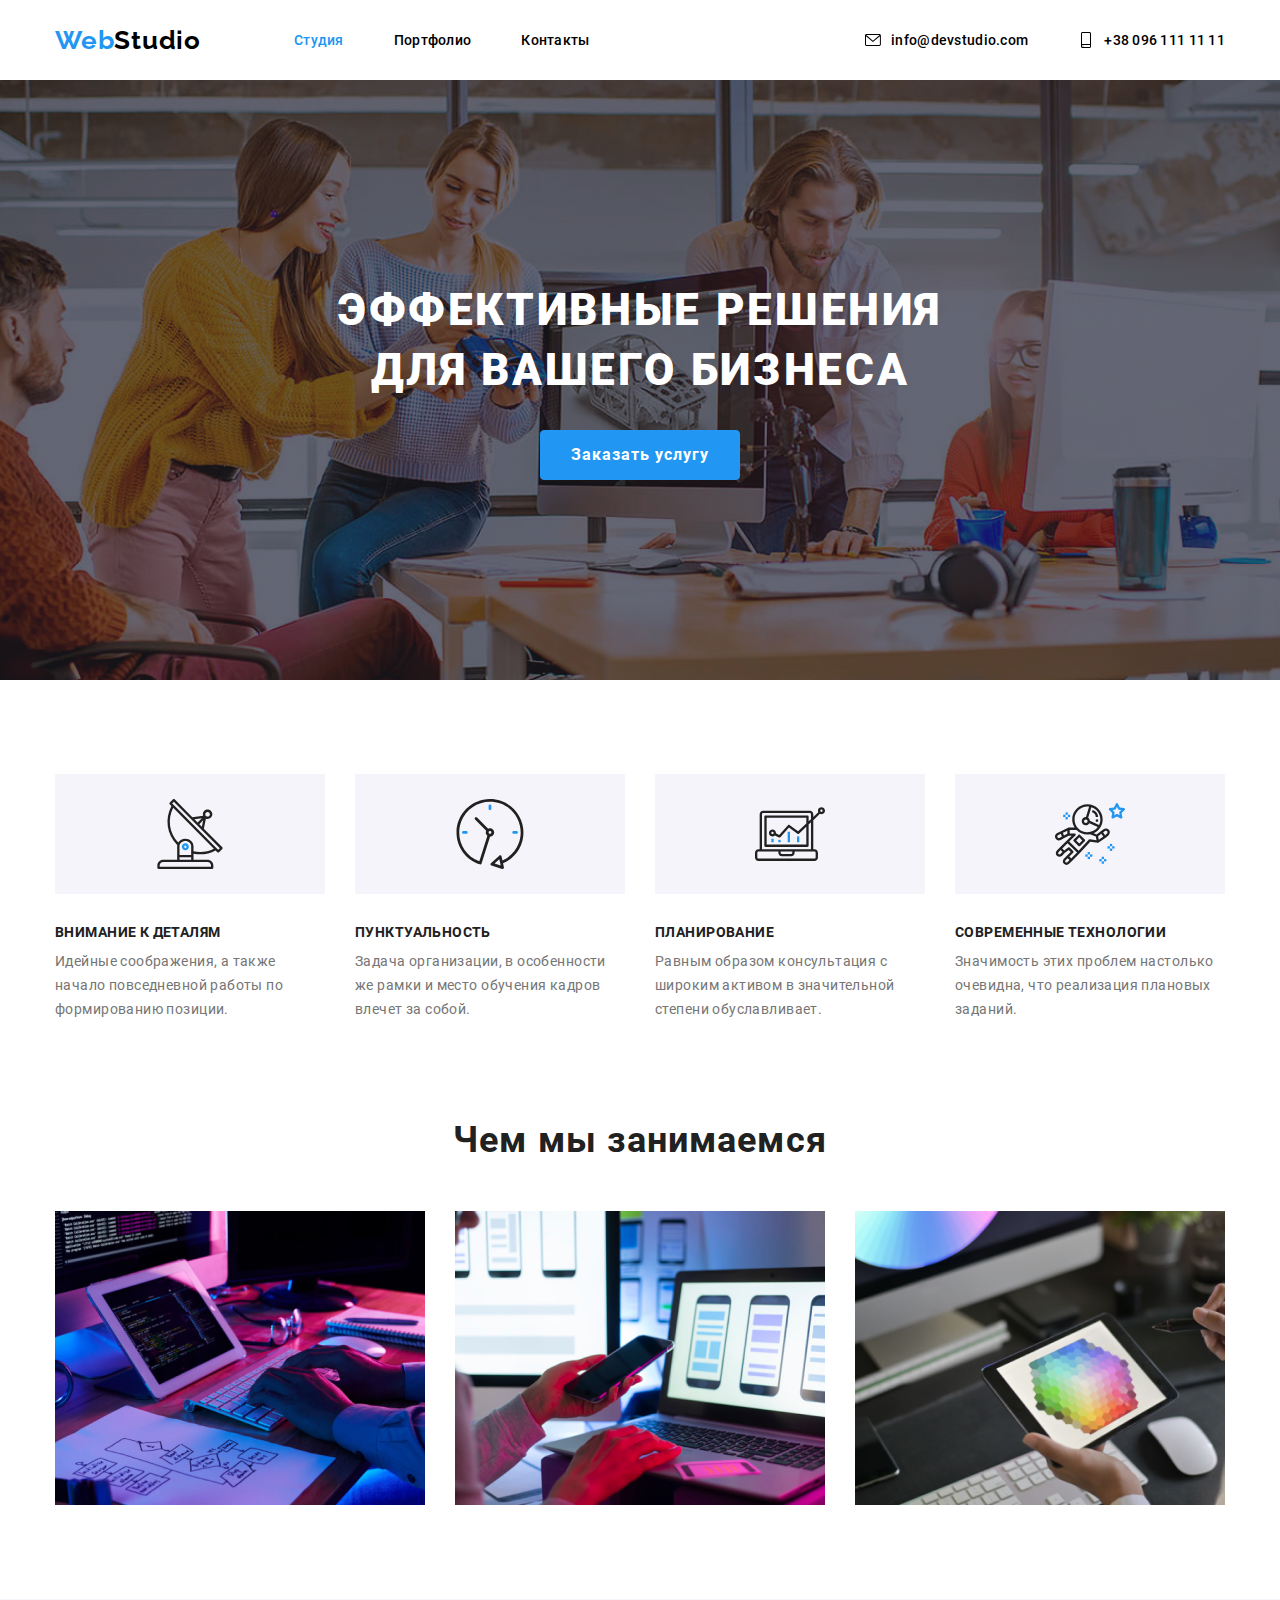
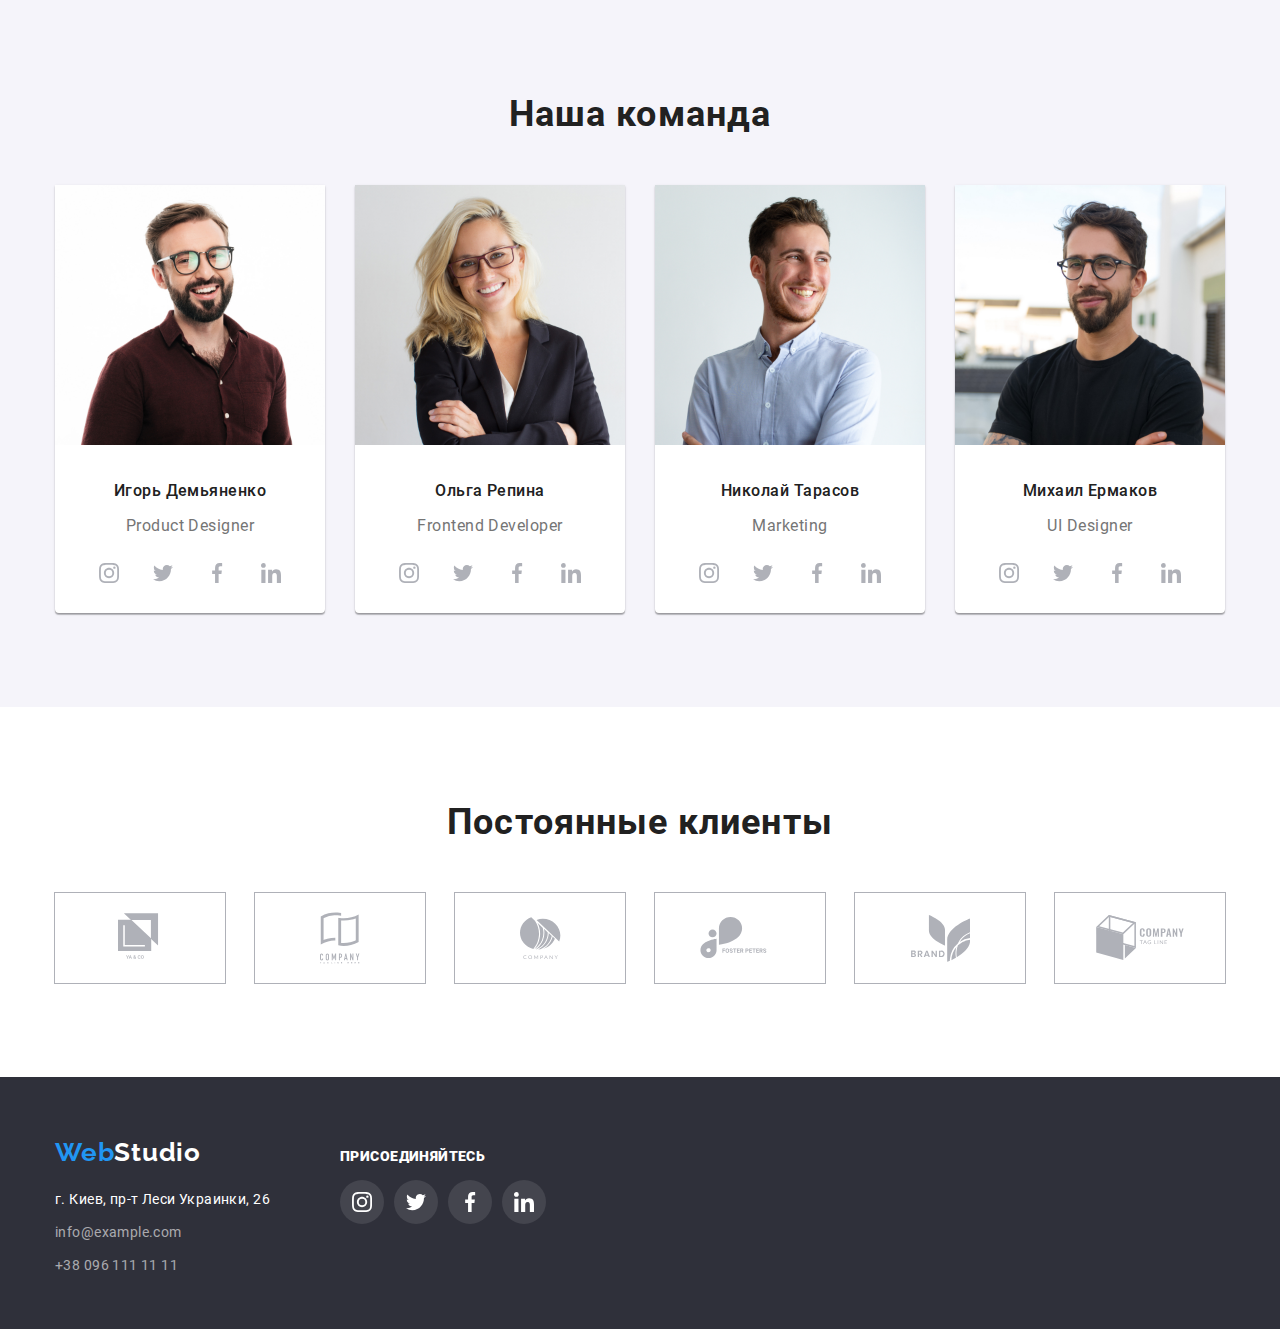
<file: index.html>
<!DOCTYPE html>
<html lang="en">

<head>
    <meta charset="UTF-8" />
    <meta name="viewport" content="width=device-wight, initial-scale=1.0 /">
    <title>Студия</title>
    <link rel="stylesheet"
        href="https://cdnjs.cloudflare.com/ajax/libs/modern-normalize/1.0.0/modern-normalize.min.css">
    <link rel="stylesheet"
        href="https://fonts.googleapis.com/css2?family=Oleo+Script&family=Raleway:wght@700&family=Roboto:wght@400;700;900&display=swap">
    <link rel="stylesheet" href="./css/styles.css">
</head>

<body>
    <!-- ШАПКА САЙТА -->
    <header>
        <nav class="container main-nav">
            <a href="index.html" class="webstudio webstudio-header"><span class="accent">Web</span>Studio</a>
            <ul class="site-nav list">

                <li class="item"><a href="index.html" class="link current">Студия</a> </li>
                <li class="item"><a href="portfolio.html" class="link">Портфолио</a> </li>
                <li class="item"><a href="" class="link">Контакты</a> </li>
            </ul>

            <ul class="auth-nav list">

                <li class="item">
                    <a href="mailto:info@devstudio.com" class="link">
                        <svg class="auth-icon-svg">
                            <use href="./img/icon/sprite.svg#mail-icon"></use>
                        </svg>info@devstudio.com
                    </a>
                </li>
                <li class="item">
                    <a href="tel:+380961111111" class="link">
                        <svg class="auth-icon-svg">
                            <use href="./img/icon/sprite.svg#phone-icon"></use>
                        </svg>+38 096 111 11 11
                    </a>
                </li>
            </ul>
        </nav>
    </header>

    <!-- ЭФФЕКТИВНЫЕ РЕШЕНИЯ КНОПКА -->

    <section class="effect-solving">

        <h1 class="title-h1">Эффективные решения для вашего бизнеса</h1>
        <button type="button" class="btn">Заказать услугу</button>

    </section>

    <!-- НАШИ ПРЕИМУЩЕСТВА -->
    <section>
        <!-- список секции  -->
        <!-- <h2>Наше преимущество</h2> -->
        <ul class="container container-advantages">
            <li class="icon-advantages icon1">
                <h3 class='title-h3'>Внимание к деталям</h3>
                <p class=" p-advantages">
                    Идейные соображения, а также
                    начало повседневной работы по
                    формированию позиции.
                </p>
            </li>
            <li class="icon-advantages icon2">
                <h3 class="title-h3">Пунктуальность</h3>
                <p class="p-advantages">
                    Задача организации, в особенности
                    же рамки и место обучения кадров
                    влечет за собой.
                </p>
            </li>
            <li class="icon-advantages icon3">
                <h3 class="title-h3">Планирование</h3>
                <p class="p-advantages">
                    Равным образом консультация с
                    широким активом в значительной
                    степени обуславливает.
                </p>
            </li>
            <li class="icon-advantages icon4">
                <h3 class="title-h3">Современные технологии</h3>
                <p class="p-advantages">
                    Значимость этих проблем настолько
                    очевидна, что реализация плановых
                    заданий.
                </p>
            </li>
        </ul>

    </section>
    <!-- Секция "Чем занимаемся" -->
    <section>
        <h2 class="title-h2">Чем мы занимаемся</h2>
        <ul class="container center-container">
            <li><img src="img/img1.png" alt="" width="370"></li>
            <li><img src="img/img2.png" alt="" width="370"></li>
            <li><img src="img/img3.png" alt="" width="370"></li>
        </ul>

    </section>
    <!-- Секция "Наша команда" -->
    <section class="team-section">
        <h2 class="title-h2">Наша команда</h2>
        <ul class="container center-container">
            <li class="team-li">

                <a href="" class="a-link">
                    <img src="img/1.Product_Designer.jpg" alt="" width="270">

                    <p class="team-name">Игорь Демьяненко</p>

                    <p class="p-position">Product Designer</p>

                </a>
                <ul class="container-social-network center-network">
                    <li>
                        <a class="team-icon-link" href="https://instagram.com/" target="_blank"
                            rel="noopener noreferer">
                            <svg class="team-icon-svg">
                                <use href="./img/icon/sprite.svg#team-icon1"></use>
                            </svg>

                        </a>
                    </li>
                    <li>
                        <a class="team-icon-link" href="https://twitter.com/" target="_blank" rel="noopener noreferer">
                            <svg class="team-icon-svg">
                                <use href="./img/icon/sprite.svg#team-icon2"></use>
                            </svg>

                        </a>
                    </li>
                    <li>
                        <a class="team-icon-link" href="https://fasebook.com/" target="_blank" rel="noopener noreferer">
                            <svg class="team-icon-svg">
                                <use href="./img/icon/sprite.svg#team-icon3"></use>
                            </svg>

                        </a>
                    </li>
                    <li>
                        <a class="team-icon-link" href="https://linkedin.com/" target="_blank" rel="noopener noreferer">
                            <svg class="team-icon-svg">
                                <use href="./img/icon/sprite.svg#team-icon4"></use>
                            </svg>

                        </a>
                    </li>
                </ul>

            </li>
            <li class="team-li">
                <a href="" class="a-link">
                    <img src="img/2.Frontend_Developer.jpg" alt="" width="270">

                    <p class="team-name">Ольга Репина</p>

                    <p class="p-position">Frontend Developer</p>
                </a>
                <ul class="container-social-network center-network">
                    <li>
                        <a class="team-icon-link" href="https://instagram.com/" target="_blank"
                            rel="noopener noreferer">
                            <svg class="team-icon-svg">
                                <use href="./img/icon/sprite.svg#team-icon1"></use>
                            </svg>

                        </a>
                    </li>
                    <li>
                        <a class="team-icon-link" href="https://twitter.com/" target="_blank" rel="noopener noreferer">
                            <svg class="team-icon-svg">
                                <use href="./img/icon/sprite.svg#team-icon2"></use>
                            </svg>

                        </a>
                    </li>
                    <li>
                        <a class="team-icon-link" href="https://fasebook.com/" target="_blank" rel="noopener noreferer">
                            <svg class="team-icon-svg">
                                <use href="./img/icon/sprite.svg#team-icon3"></use>
                            </svg>

                        </a>
                    </li>
                    <li>
                        <a class="team-icon-link" href="https://linkedin.com/" target="_blank" rel="noopener noreferer">
                            <svg class="team-icon-svg">
                                <use href="./img/icon/sprite.svg#team-icon4"></use>
                            </svg>

                        </a>
                    </li>
                </ul>
            </li>
            <li class="team-li">
                <a href="" class="a-link">
                    <img src="img/3.Marketing.jpg" alt="" width="270">

                    <p class="team-name"> Николай Тарасов</p>

                    <p class="p-position">Marketing</p>
                </a>
                <ul class="container-social-network center-network">
                    <li>
                        <a class="team-icon-link" href="https://instagram.com/" target="_blank"
                            rel="noopener noreferer">
                            <svg class="team-icon-svg">
                                <use href="./img/icon/sprite.svg#team-icon1"></use>
                            </svg>

                        </a>
                    </li>
                    <li>
                        <a class="team-icon-link" href="https://twitter.com/" target="_blank" rel="noopener noreferer">
                            <svg class="team-icon-svg">
                                <use href="./img/icon/sprite.svg#team-icon2"></use>
                            </svg>

                        </a>
                    </li>
                    <li>
                        <a class="team-icon-link" href="https://fasebook.com/" target="_blank" rel="noopener noreferer">
                            <svg class="team-icon-svg">
                                <use href="./img/icon/sprite.svg#team-icon3"></use>
                            </svg>

                        </a>
                    </li>
                    <li>
                        <a class="team-icon-link" href="https://linkedin.com/" target="_blank" rel="noopener noreferer">
                            <svg class="team-icon-svg">
                                <use href="./img/icon/sprite.svg#team-icon4"></use>
                            </svg>

                        </a>
                    </li>
                </ul>
            </li>
            <li class="team-li">
                <a href="" class="a-link">
                    <img src="img/4.UI_Designer.jpg" alt="" width="270">

                    <p class="team-name">Михаил Ермаков</p>

                    <p class="p-position">UI Designer</p>
                </a>
                <ul class="container-social-network center-network">
                    <li>
                        <a class="team-icon-link" href="https://instagram.com/" target="_blank"
                            rel="noopener noreferer">
                            <svg class="team-icon-svg">
                                <use href="./img/icon/sprite.svg#team-icon1"></use>
                            </svg>

                        </a>
                    </li>
                    <li>
                        <a class="team-icon-link" href="https://twitter.com/" target="_blank" rel="noopener noreferer">
                            <svg class="team-icon-svg">
                                <use href="./img/icon/sprite.svg#team-icon2"></use>
                            </svg>

                        </a>
                    </li>
                    <li>
                        <a class="team-icon-link" href="https://fasebook.com/" target="_blank" rel="noopener noreferer">
                            <svg class="team-icon-svg">
                                <use href="./img/icon/sprite.svg#team-icon3"></use>
                            </svg>

                        </a>
                    </li>
                    <li>
                        <a class="team-icon-link" href="https://linkedin.com/" target="_blank" rel="noopener noreferer">
                            <svg class="team-icon-svg">
                                <use href="./img/icon/sprite.svg#team-icon4"></use>
                            </svg>

                        </a>
                    </li>
                </ul>
            </li>

        </ul>

    </section>

    <!-- Секция "Постоянные клиенты" -->
    <section class="client-section">
        <h2 class="title-h2">Постоянные клиенты</h2>
        <ul class="container center-container">
            <li>
                <a class="client-icon-link" href="https://company1.com/" target="_blank" rel="noopener noreferer">
                    <svg class="client-icon-svg" width="44.27" height="49.23">
                        <use href="./img/icon/sprite.svg#client-icon1"></use>
                    </svg>

                </a>
            </li>
            <li>
                <a class="client-icon-link" href="https://company2.com/" target="_blank" rel="noopener noreferer">
                    <svg class="client-icon-svg" width="40" height="52">
                        <use href="./img/icon/sprite.svg#client-icon2"></use>
                    </svg>

                </a>
            </li>
            <li>
                <a class="client-icon-link" href="https://company3.com/" target="_blank" rel="noopener noreferer">
                    <svg class="client-icon-svg" width="41" height="42.6">
                        <use href="./img/icon/sprite.svg#client-icon3"></use>
                    </svg>

                </a>
            </li>
            <li>
                <a class="client-icon-link" href="https://company4.com/" target="_blank" rel="noopener noreferer">
                    <svg class="client-icon-svg" width="79.66" height="42.02">
                        <use href="./img/icon/sprite.svg#client-icon4"></use>
                    </svg>

                </a>
            </li>
            <li>
                <a class="client-icon-link" href="https://company5.com/" target="_blank" rel="noopener noreferer">
                    <svg class="client-icon-svg" width="59" height="47">
                        <use href="./img/icon/sprite.svg#client-icon5"></use>
                    </svg>

                </a>
            </li>
            <li>
                <a class="client-icon-link" href="https://company6.com/" target="_blank" rel="noopener noreferer">
                    <svg class="client-icon-svg" width="88.48" height="45.44">
                        <use href="./img/icon/sprite.svg#client-icon6"></use>
                    </svg>

                </a>
            </li>
        </ul>
    </section>
    <footer class="footer-main">
        <nav class="container-footer">
            <div>
                <a href="index.html" class="webstudio webstudio-footer"><span class="accent">Web</span>Studio</a>

                <ul class="footer-link">
                    <li class="footer-margin"><a class="link footer-adress"
                            href="https://www.google.com/maps/d/u/0/viewer?msa=0&mid=10uSM3H-mIU3GznYo2szRIEphczw&ll=50.42732700000001%2C30.538092&z=17">
                            г. Киев, пр-т Леси Украинки, 26
                        </a>
                    </li>
                    <li class="footer-margin"><a class="link" href="mailto:info@example.com">info@example.com</a>
                    </li>
                    <li class="footer-margin"><a class="link" href="tel:+380961111111">+38 096 111 11 11</a>
                    </li>
                </ul>
            </div>
            <div class="join">
                <b>ПРИСОЕДИНЯЙТЕСЬ</b>
                <ul class="container-join">
                    <li>
                        <a class="join-icon-link" href="https://instagram.com/" target="_blank"
                            rel="noopener noreferer">
                            <svg class="join-icon-svg">
                                <use href="./img/icon/sprite.svg#team-icon1"></use>
                            </svg>

                        </a>
                    </li>
                    <li>
                        <a class="join-icon-link" href="https://twitter.com/" target="_blank" rel="noopener noreferer">
                            <svg class="join-icon-svg">
                                <use href="./img/icon/sprite.svg#team-icon2"></use>
                            </svg>

                        </a>
                    </li>
                    <li>
                        <a class="join-icon-link" href="https://fasebook.com/" target="_blank" rel="noopener noreferer">
                            <svg class="join-icon-svg">
                                <use href="./img/icon/sprite.svg#team-icon3"></use>
                            </svg>

                        </a>
                    </li>
                    <li>
                        <a class="join-icon-link" href="https://linkedin.com/" target="_blank" rel="noopener noreferer">
                            <svg class="join-icon-svg">
                                <use href="./img/icon/sprite.svg#team-icon4"></use>
                            </svg>

                        </a>
                    </li>
                </ul>

            </div>
        </nav>
    </footer>
</body>

</html>
</file>
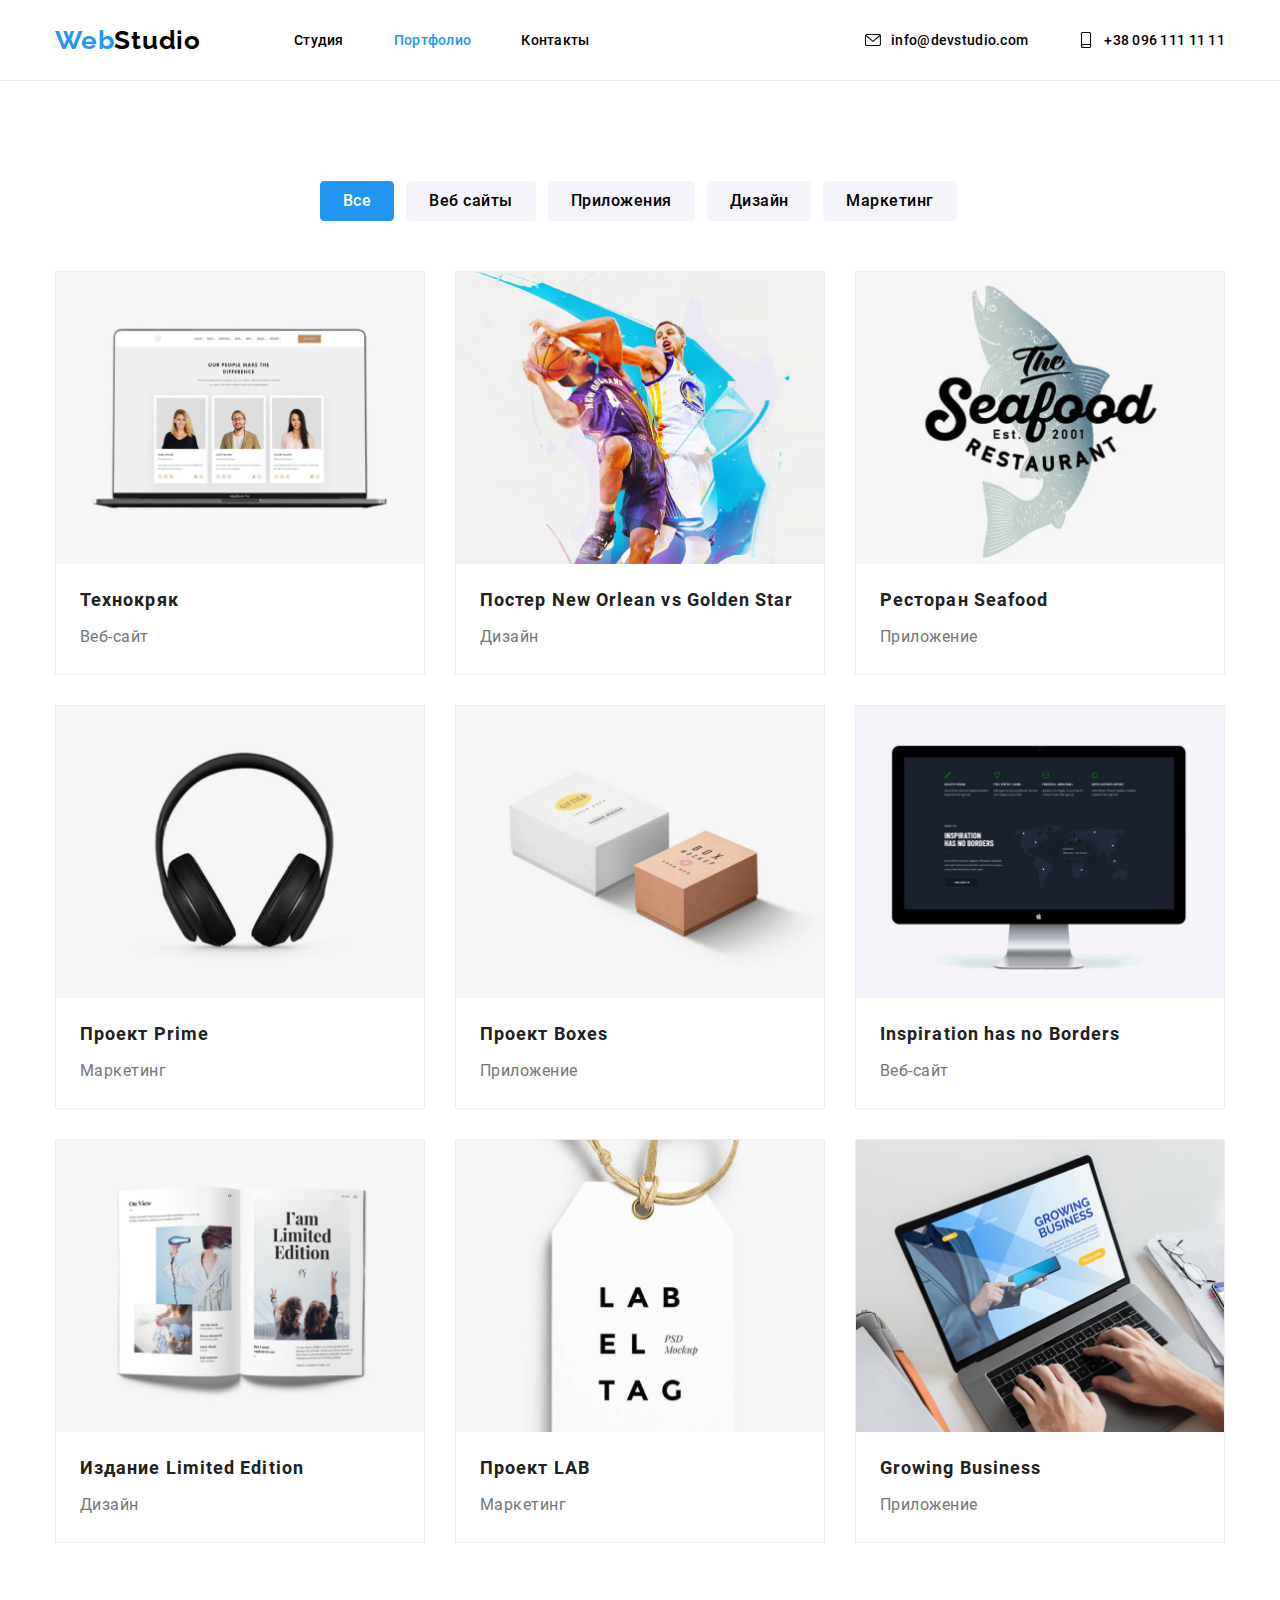
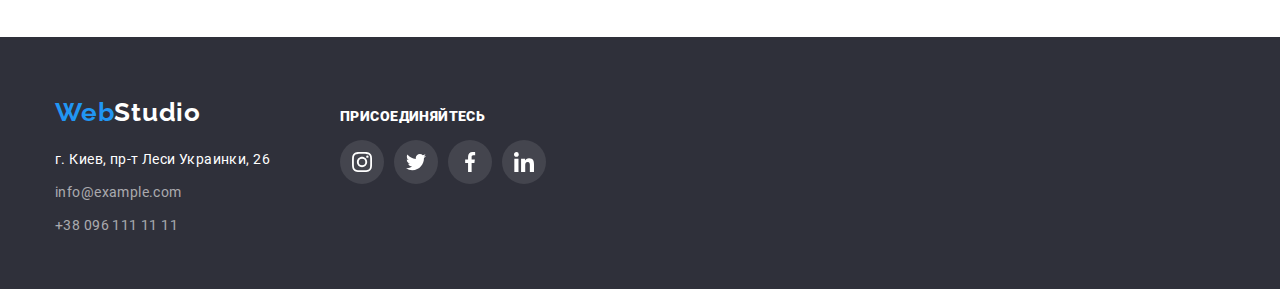
<file: portfolio.html>
<!DOCTYPE html>
<html lang="en">

<head>
    <meta charset="UTF-8" />
    <meta name="viewport" content="wight=device-wight, initial-scale=1.0 /">
    <title>Студия</title>
    <link rel="stylesheet"
        href="https://cdnjs.cloudflare.com/ajax/libs/modern-normalize/1.0.0/modern-normalize.min.css">
    <link rel="stylesheet"
        href="https://fonts.googleapis.com/css2?family=Oleo+Script&family=Raleway:wght@700&family=Roboto:wght@400;700;900&display=swap">
    <link rel="stylesheet" href="./css/styles.css">
</head>

<body>
    <!-- ШАПКА САЙТА -->
    <header>
        <nav class="container main-nav">
            <a href="index.html" class="webstudio webstudio-header"><span class="accent">Web</span>Studio</a>
            <ul class="site-nav list">

                <li class="item"><a href="index.html" class="link">Студия</a> </li>
                <li class="item"><a href="portfolio.html" class="link current">Портфолио</a> </li>
                <li class="item"><a href="" class="link">Контакты</a> </li>
            </ul>

            <ul class="auth-nav list">

                <li class="item">
                    <a href="mailto:info@devstudio.com" class="link">
                        <svg class="auth-icon-svg">
                            <use href="./img/icon/sprite.svg#mail-icon"></use>
                        </svg>info@devstudio.com
                    </a>
                </li>
                <li class="item">
                    <a href="tel:+380961111111" class="link">
                        <svg class="auth-icon-svg">
                            <use href="./img/icon/sprite.svg#phone-icon"></use>
                        </svg>+38 096 111 11 11
                    </a>
                </li>
            </ul>
        </nav>
        <hr class="portfolio-header">
    </header>

    <div class="container btn-container">

        <button class="btn-accent item">Все</button>
        <button class="btn-portfolio item">Веб сайты</button>
        <button class="btn-portfolio item">Приложения</button>
        <button class="btn-portfolio item">Дизайн</button>
        <button class="btn-portfolio item">Маркетинг</button>

    </div>
    <div class="container-flex">
        <!-- "Все" -->

        <ul class="container-grid ">
            <li class="flex-element">
                <a href="" class="a-link">
                    <img src="img/portfolio/img1.jpg" alt="" width="370">
                    <div class="flex-text">
                        <p class="portfolio-name">Технокряк</p>
                        <p class="portfolio-type">Веб-сайт</p>
                    </div>
                </a>
            </li>

            <li class="flex-element">
                <a href="" class="a-link">
                    <img src="img/portfolio/img2.jpg" alt="" width="370">

                    <div class="flex-text">
                        <p class="portfolio-name">Постер New Orlean vs Golden Star</p>
                        <p class="portfolio-type">Дизайн</p>
                    </div>
                </a>
            </li>
            <li class="flex-element">
                <a href="" class="a-link">
                    <img src="img/portfolio/img3.jpg" alt="" width="370">
                    <div class="flex-text">
                        <p class="portfolio-name">Ресторан Seafood</p>
                        <p class="portfolio-type">Приложение</p>
                    </div>
                </a>
            </li>
            <li class="flex-element">
                <a href="" class="a-link">
                    <img src="img/portfolio/img4.jpg" alt="" width="370">
                    <div class="flex-text">
                        <p class="portfolio-name">Проект Prime</p>
                        <p class="portfolio-type">Маркетинг</p>
                    </div>
                </a>
            </li>
            <li class="flex-element">
                <a href="" class="a-link">
                    <img src="img/portfolio/img5.jpg" alt="" width="370">
                    <div class="flex-text">
                        <p class="portfolio-name">Проект Boxes</p>
                        <p class="portfolio-type">Приложение</p>
                    </div>
                </a>
            </li>
            <li class="flex-element">
                <a href="" class="a-link">
                    <img src="img/portfolio/img6.jpg" alt="" width="370">
                    <div class="flex-text">
                        <p class="portfolio-name">Inspiration has no Borders</p>
                        <p class="portfolio-type">Веб-сайт</p>
                    </div>
                </a>
            </li>
            <li class="flex-element">
                <a href="" class="a-link">
                    <img src="img/portfolio/img7.jpg" alt="" width="370">
                    <div class="flex-text">
                        <p class="portfolio-name">Издание Limited Edition</p>
                        <p class="portfolio-type">Дизайн</p>
                    </div>
                </a>
            </li>
            <li class="flex-element">
                <a href="" class="a-link">
                    <img src="img/portfolio/img8.jpg" alt="" width="370">
                    <div class="flex-text">
                        <p class="portfolio-name">Проект LAB</p>
                        <p class="portfolio-type">Маркетинг</p>
                    </div>
                </a>
            </li>
            <li class="flex-element">
                <a href="" class="a-link">
                    <img src="img/portfolio/img9.jpg" alt="" width="370">
                    <div class="flex-text">
                        <p class="portfolio-name">Growing Business</p>
                        <p class="portfolio-type">Приложение</p>
                    </div>
                </a>
            </li>
        </ul>
    </div>

    <footer class="footer-main">
        <nav class="container-footer">
            <div>
                <a href="index.html" class="webstudio webstudio-footer"><span class="accent">Web</span>Studio</a>

                <ul class="footer-link">
                    <li class="footer-margin"><a class="link footer-adress"
                            href="https://www.google.com/maps/d/u/0/viewer?msa=0&mid=10uSM3H-mIU3GznYo2szRIEphczw&ll=50.42732700000001%2C30.538092&z=17">
                            г. Киев, пр-т Леси Украинки, 26
                        </a>
                    </li>
                    <li class="footer-margin"><a class="link" href="mailto:info@example.com">info@example.com</a>
                    </li>
                    <li class="footer-margin"><a class="link" href="tel:+380961111111">+38 096 111 11 11</a>
                    </li>
                </ul>
            </div>
            <div class="join">
                <b>ПРИСОЕДИНЯЙТЕСЬ</b>
                <ul class="container-join">
                    <li>
                        <a class="join-icon-link" href="https://instagram.com/" target="_blank"
                            rel="noopener noreferer">
                            <svg class="join-icon-svg">
                                <use href="./img/icon/sprite.svg#team-icon1"></use>
                            </svg>

                        </a>
                    </li>
                    <li>
                        <a class="join-icon-link" href="https://twitter.com/" target="_blank" rel="noopener noreferer">
                            <svg class="join-icon-svg">
                                <use href="./img/icon/sprite.svg#team-icon2"></use>
                            </svg>

                        </a>
                    </li>
                    <li>
                        <a class="join-icon-link" href="https://fasebook.com/" target="_blank" rel="noopener noreferer">
                            <svg class="join-icon-svg">
                                <use href="./img/icon/sprite.svg#team-icon3"></use>
                            </svg>

                        </a>
                    </li>
                    <li>
                        <a class="join-icon-link" href="https://linkedin.com/" target="_blank" rel="noopener noreferer">
                            <svg class="join-icon-svg">
                                <use href="./img/icon/sprite.svg#team-icon4"></use>
                            </svg>

                        </a>
                    </li>
                </ul>

            </div>
        </nav>
    </footer>
</body>

</html>
</file>
<file: css/styles.css>
/* roboto-regular - latin_cyrillic */
@font-face {
    font-family: 'Roboto';
    font-style: normal;
    font-weight: 400;
    src: url('../fonts/roboto/roboto-v20-latin_cyrillic-regular.eot'); /* IE9 Compat Modes */
    src: local('Roboto'), local('Roboto-Regular'),
         url('../fonts/roboto/roboto-v20-latin_cyrillic-regular.eot?#iefix') format('embedded-opentype'), /* IE6-IE8 */
         url('../fonts/roboto/roboto-v20-latin_cyrillic-regular.woff2') format('woff2'), /* Super Modern Browsers */
         url('../fonts/roboto/roboto-v20-latin_cyrillic-regular.woff') format('woff'), /* Modern Browsers */
         url('../fonts/roboto/roboto-v20-latin_cyrillic-regular.ttf') format('truetype'), /* Safari, Android, iOS */
         url('../fonts/roboto/roboto-v20-latin_cyrillic-regular.svg#Roboto') format('svg'); /* Legacy iOS */
  }
  /* roboto-500 - latin_cyrillic */
  @font-face {
    font-family: 'Roboto';
    font-style: normal;
    font-weight: 500;
    src: url('../fonts/roboto/roboto-v20-latin_cyrillic-500.eot'); /* IE9 Compat Modes */
    src: local('Roboto Medium'), local('Roboto-Medium'),
         url('../fonts/roboto/roboto-v20-latin_cyrillic-500.eot?#iefix') format('embedded-opentype'), /* IE6-IE8 */
         url('../fonts/roboto/roboto-v20-latin_cyrillic-500.woff2') format('woff2'), /* Super Modern Browsers */
         url('../fonts/roboto/roboto-v20-latin_cyrillic-500.woff') format('woff'), /* Modern Browsers */
         url('../fonts/roboto/roboto-v20-latin_cyrillic-500.ttf') format('truetype'), /* Safari, Android, iOS */
         url('../fonts/roboto/roboto-v20-latin_cyrillic-500.svg#Roboto') format('svg'); /* Legacy iOS */
  }
  /* roboto-700 - latin_cyrillic */
  @font-face {
    font-family: 'Roboto';
    font-style: normal;
    font-weight: 700;
    src: url('../fonts/roboto/roboto-v20-latin_cyrillic-700.eot'); /* IE9 Compat Modes */
    src: local('Roboto Bold'), local('Roboto-Bold'),
         url('../fonts/roboto/roboto-v20-latin_cyrillic-700.eot?#iefix') format('embedded-opentype'), /* IE6-IE8 */
         url('../fonts/roboto/roboto-v20-latin_cyrillic-700.woff2') format('woff2'), /* Super Modern Browsers */
         url('../fonts/roboto/roboto-v20-latin_cyrillic-700.woff') format('woff'), /* Modern Browsers */
         url('../fonts/roboto/roboto-v20-latin_cyrillic-700.ttf') format('truetype'), /* Safari, Android, iOS */
         url('../fonts/roboto/roboto-v20-latin_cyrillic-700.svg#Roboto') format('svg'); /* Legacy iOS */
  }
  /* roboto-900 - latin_cyrillic */
  @font-face {
    font-family: 'Roboto';
    font-style: normal;
    font-weight: 900;
    src: url('../fonts/roboto/roboto-v20-latin_cyrillic-900.eot'); /* IE9 Compat Modes */
    src: local('Roboto Black'), local('Roboto-Black'),
         url('../fonts/roboto/roboto-v20-latin_cyrillic-900.eot?#iefix') format('embedded-opentype'), /* IE6-IE8 */
         url('../fonts/roboto/roboto-v20-latin_cyrillic-900.woff2') format('woff2'), /* Super Modern Browsers */
         url('../fonts/roboto/roboto-v20-latin_cyrillic-900.woff') format('woff'), /* Modern Browsers */
         url('../fonts/roboto/roboto-v20-latin_cyrillic-900.ttf') format('truetype'), /* Safari, Android, iOS */
         url('../fonts/roboto/roboto-v20-latin_cyrillic-900.svg#Roboto') format('svg'); /* Legacy iOS */
  }
    /* raleway-regular - latin_cyrillic */
@font-face {
    font-family: 'Raleway';
    font-style: normal;
    font-weight: 400;
    src: url('../fonts/raleway/raleway-v18-latin_cyrillic-regular.eot'); /* IE9 Compat Modes */
    src: local(''),
         url('../fonts/raleway/raleway-v18-latin_cyrillic-regular.eot?#iefix') format('embedded-opentype'), /* IE6-IE8 */
         url('../fonts/raleway/raleway-v18-latin_cyrillic-regular.woff2') format('woff2'), /* Super Modern Browsers */
         url('../fonts/raleway/raleway-v18-latin_cyrillic-regular.woff') format('woff'), /* Modern Browsers */
         url('../fonts/raleway/raleway-v18-latin_cyrillic-regular.ttf') format('truetype'), /* Safari, Android, iOS */
         url('../fonts/raleway/raleway-v18-latin_cyrillic-regular.svg#Raleway') format('svg'); /* Legacy iOS */
  }
  /* raleway-700 - latin_cyrillic */
  @font-face {
    font-family: 'Raleway';
    font-style: normal;
    font-weight: 700;
    src: url('../fonts/raleway/raleway-v18-latin_cyrillic-700.eot'); /* IE9 Compat Modes */
    src: local(''),
         url('../fonts/raleway/raleway-v18-latin_cyrillic-700.eot?#iefix') format('embedded-opentype'), /* IE6-IE8 */
         url('../fonts/raleway/raleway-v18-latin_cyrillic-700.woff2') format('woff2'), /* Super Modern Browsers */
         url('../fonts/raleway/raleway-v18-latin_cyrillic-700.woff') format('woff'), /* Modern Browsers */
         url('../fonts/raleway/raleway-v18-latin_cyrillic-700.ttf') format('truetype'), /* Safari, Android, iOS */
         url('../fonts/raleway/raleway-v18-latin_cyrillic-700.svg#Raleway') format('svg'); /* Legacy iOS */
  }
  
  :root{
    /* переменные */
    
    --accent-cl: #2196F3;
    --black: #000000;
    --gray: #757575;
    --white: #ffffff;
    --white-gray: rgba(255, 255, 255, 0.6);
    --bg-box: #2F303A;
    --h-color:#212121;
    --bg-btn:#F5F4FA;
    --cl-icon:#AFB1B8;
    --bg-icon:rgba(255, 255, 255, 0.1);

}
/*Задать box-sizing: border-box;
чтобы все внутренние отступы и границы всчитывались в размеры
элемента. */
html{
    box-sizing: border-box;
    
}
*,
*::before,
*::after{
box-sizing: inherit;
}

.container {
    margin: 0;
    margin-left: auto;
    margin-right: auto;
/*outline: 2px solid tomato; */
    width: 1200px;
    padding: 0 15px;
    justify-content:space-between;
    
    /* ширина 1170+15+15 */
    /*padding-left: 15px;
    padding-right: 15px; */
}
.container-social-network {

    /*outline: 2px solid tomato; */
    width: 270px;
    justify-content:space-between;
    padding: 0;
}


.container-advantages {
    display: flex;
    list-style: none;

    
    margin-top: 94px;
    margin-bottom: 94px;

}
.main-nav {
    display: flex;
    align-items: center;
    justify-content: flex-start;
}
.p-advantages {
    /*background-color: khaki;*/
    
    font-style: normal;
    font-weight: normal;
    font-size: 14px;
    line-height: 1.71;
    letter-spacing: 0.03em;
    color: var(--gray);
    width: 270px;
    height: 75px;
    margin: 0;
    margin-top: 10px;
}


/*определим оформление текста шапки и подвала*/
.webstudio {
    font-family: Raleway;
    font-weight: 700;
    font-style: normal;
    font-size: 26px;
    line-height: 1.192;
    letter-spacing: 0.03em;
    text-decoration: none; /* Отменяем подчеркивание у ссылки */
    
}
.portfolio-header {
    border: none; /* Убираем границу */
    background-color:#ECECEC; /* Цвет линии */
    color: #ECECEC; /* Цвет линии для IE6-7 */
    height: 1px; /* Толщина линии */
    margin: 0px;
}

.accent{
    color: var(--accent-cl);
}



.link {
    color: inherit;
    text-decoration: none;
}
.link:hover,
.link:focus{
    color:var(--accent-cl);
} 
/* текущая страница - голубого цвета пункт меню*/
.link.current {
color: var(--accent-cl);
}


/*Базовое оформление*/
body {
        font-family: Roboto;
        font-style: normal;       
}
.effect-solving {
    text-align: center;
    min-height: 600px;
    /* max-width: 1600px; */
    margin-left: auto;
    margin-right: auto;
    
    background-image: linear-gradient(  
        to right,
        rgba(47,48,58,0.4),
        rgba(47,48,58,0.4)
        ),
        url("../img/back_ground.jpg");
    background-color:#2F303A;
    background-size: cover;
    
    background-position: center;
    padding-top: 200px;
}
.title-h1{
    
    font-weight: 900;
    font-size: 44px;
    line-height: 1.364;
    letter-spacing: 0.06em;
    text-transform: uppercase;
    width: 696px;
    color: var(--white);
    /* background-color: var(--bg-box); */
    margin: 0 auto;
    margin-top: 0;
}
.title-h2 {
    
    font-weight: bold;
    font-size: 36px;
    line-height: 1.167;
    text-align: center;
    letter-spacing: 0.03em;
    color: var(--h-color);
    margin: 0px 0px 50px 0px;  

}
.title-h3{
    
    font-weight: bold;
    font-size: 14px;
    line-height: 16px;
    letter-spacing: 0.03em;
    text-transform: uppercase;
    color: var(--h-color);
    margin:0;
    padding: 0;
}

img{
    
    display: block;
    max-width: 100%;
    height: auto;

}
.team-section{
    
    height: 708px;
    background-color: var(--bg-btn);
    margin-top: 94px;
    margin-bottom: 0;
    padding-top: 94px;
    text-align: center;
   
}
.client-section{
 
    margin-top: 0px;
    margin-bottom: 0px;
    padding-top: 94px;
    padding-bottom: 0px;
    text-align: center;
   
}
.btn {
    
    font-family: inherit;
    color: var(--white);
    border-radius: 4px;
    border-color: var(--accent-cl);
    background-color: var(--accent-cl);
    font-style: normal;
    font-weight: 700;
    font-size: 16px;
    line-height: 1.87;
    letter-spacing: 0.06em;
    margin-top: 30px;
 
    
    width: 200px;
    height: 50px;
    border: 1px solid var(--accent-cl);
}
.team-name {
    font-weight: 500;
    font-size: 16px;
    line-height: 1.188;
    letter-spacing: 0.03em;
    color: var(--h-color);
    padding-top: 20px;
}
.p-position {
    font-style: normal;
    font-weight: 400;
    font-size: 16px;
    line-height: 1.188;
    letter-spacing: 0.03em;
    color: var(--gray);
    
}
.portfolio-type{
    font-weight: 400;
    font-size: 16px;
    line-height: 1.87;
    letter-spacing: 0.03em;
    color: var(--gray);
    margin-top:0;
    
}
.portfolio-name {
    font-weight: bold;
    font-size: 18px;
    line-height: 2;
    letter-spacing: 0.06em;
    color: var(--h-color);
    margin-bottom: 4px;
    
}

.btn-portfolio {
    
    font-family: inherit;
    color: var(--black);
    background-color: var(--bg-btn);
    border-color: var(--bg-btn);
    font-style: normal;
    font-weight: 500;
    font-size: 16px;
    line-height: 1.625;
    letter-spacing: 0.03em;
    text-decoration: none;
    border: 1px solid var(--bg-btn);
    border-radius: 4px;

    
    padding: 6px 22px;
}

.btn-accent {
    font-family: inherit;
    color: var(--white);
    background-color: var(--accent-cl);
    border-color: var(--accent-cl); 
     
    font-style: normal;
    font-weight: 500;
    font-size: 16px;
    line-height: 1.625;
    letter-spacing: 0.03em;
    
    border: 1px solid var(--accent-cl);
    border-radius: 4px;
    padding: 6px 22px;
    text-decoration: none;
}
.btn-container {
   padding-top: 100px;
    padding-left: 280px;
    
}
.btn-container .item +.item {
    margin-left:8px;
}
.btn-portfolio:hover,
.btn-portfolio:active
{
    border-color: var(--accent-cl);
    background-color: var(--accent-cl);
    color: var(--white);
}


.list {
    padding: 0px;
    margin: 0px;
    list-style: none;
}

/*меню -расстановка отступов*/
.site-nav{
    display: flex;
    margin-left: 93px;
    
}
.center-container {
    display: flex;
    list-style: none;
    padding: 0px 15px 0px 15px;
    
}
.center-network {
    display: flex;
    list-style: none;
    padding: 0px 32px 30px 32px;
    
}
.team-icon-link{
    display: flex;
    justify-content: center;
    align-items: center;
    width: 44px;
    height: 44px;
    background-color:var(--white); 
    border-radius: 50%;
  
}

.team-icon-link:hover .team-icon-svg,
.team-icon-link:focus .team-icon-svg{
    fill:var(--white);
    
}
.team-icon-link:hover,
.team-icon-link:focus {

    background-color:var(--accent-cl);
}




.team-icon-svg{
    width: 20px;
    height: 20px;
    fill: var(--cl-icon);
   
}



.client-icon-link{
    display: flex;
    justify-content: center;
    align-items: center;
    width: 170px;
    height: 90px;
    outline: 1px solid var(--cl-icon); 
    margin-bottom: 0px;
    margin-top: 0px;

}


.client-icon-svg{

    fill: var(--cl-icon);
 
}

.client-icon-link:hover .client-icon-svg,
.client-icon-link:focus .client-icon-svg{
    fill:var(--accent-cl);
    
}
.client-icon-link:hover,
.client-icon-link:focus {
    outline: 1px solid var(--accent-cl); 
}


.auth-icon-svg{

    width: 16px;
    height: 16px;
    fill: currentColor;
    margin-right: 10px;
}
.item .link{
    display: block;
    align-items: center;
    justify-content: center;
}
.team-li {
    
    /* box-shadow: 0px 2px 4px 0px var(--gray); */
    background-color: white;
    height: 428px;

    box-shadow: 0px 1px 3px rgba(0, 0, 0, 0.12), 0px 1px 1px rgba(0, 0, 0, 0.14), 0px 2px 1px rgba(0, 0, 0, 0.2);
    border-radius: 0px 0px 4px 4px;

}

.site-nav .link {
    display: block;
    padding-top: 32px;
    padding-bottom: 32px;
    font-weight: 500;
    font-style: normal;
    font-size: 14px;
    line-height: 1.143;
    letter-spacing: 0.02em;
    text-decoration: none;
 

}
.auth-nav .link {
    display: flex;
    font-style: normal;
    font-weight: 500;
    font-size: 14px;
    line-height: 1.143;
    letter-spacing: 0.02em;  
}

.auth-nav {
    display: flex;
    margin-left: auto;
}
.auth-nav .item +.item {
    margin-left: 50px;
    
}



/* для последнего отспут=0
.site-nav .item: last-child{
    margin-right: 50px;
}

/* всем, которые не являются последними детьми*/
/* крайняя геомтерия должна быть очищена. ниже код заменяет два предыдущих */
/* .site-nav .item:not(:last-child) { */
    /* margin-right: 50px; */
/* } */

/* ниже код заменяет выше - всем применить отступ кроме первого*/

.site-nav .item + .item{
    margin-left: 50px; 
}
.container-flex {
    margin-left: auto;
    margin-right: auto;

    width: 1200px;
    padding: 0 15px;
   /* outline: 2px solid tomato; */
    
     /* ширина 1170+15+15 */
    /*padding-left: 15px;
    padding-right: 15px; */
}

.container-grid {
    display: flex;
    flex-wrap: wrap;
    list-style: none;
    
    padding:0;
    justify-content: space-between;
    margin-top: 50px;
    margin-bottom: 94px;
}

.flex-element{
    
    width: 370px;
    height: 404px;
    margin-bottom: 30px; 
    border: 1px solid #EEEEEE;
    
}


.flex-element:hover{
    box-shadow: 0px 2px 4px 0px var(--gray);
}
.flex-text {
    margin-left:24px;
    text-decoration: none;
}

.flex-element:nth-child(3n) {
    margin-left: 0px;
}
.flex-element:nth-last-child(-n+3) {
    margin-bottom: 0px;
}

.a-link {
    display: block;
    text-decoration: none;
}
.footer-margin {
    margin-bottom: 9px;
    
}
.icon-advantages {
    
}
.icon-advantages::before{
    content: "";
    display: block;
    margin-bottom: 30px;
    height: 120px;
    background-repeat: no-repeat;
    background-position: center;
    background-color:var(--bg-btn);  
}

.icon1::before{
    background-image: url(../img/advantages-icon1.svg); 
}

.icon2::before{
    background-image: url(../img/advantages-icon2.svg); 
}

.icon3::before{
    background-image: url(../img/advantages-icon3.svg); 
}

.icon4::before{
    background-image: url(../img/advantages-icon4.svg); 
}
/* ПОДВАЛ СТРАНИЦЫ */
.footer-main{
    margin-top: 94px;
    padding-top: 60px;
    padding-bottom: 0;
    
    height: 252px;
    background-color: var(--bg-box);
    
    
}

.footer-web{
    display: flex;
    padding: 0;
    list-style: none;
}

.webstudio-header {
    color: var(--black); 
      
}

.webstudio-footer {
    color: var(--white);
    
}

.footer-link
{
    font-family: Roboto;
    font-style: normal;
    color: var(--white-gray);
 
    font-weight: 400;
    font-size: 14px;
    line-height: 1.71;
    letter-spacing: 0.03em;
    list-style: none;
    padding-left: 0;
    margin-top: 20px;
}

.link.footer-adress
{
    color: var(--white);        
}

.container-join{
    display: flex;
    list-style: none;
    padding: 0;
  
    margin-left: auto;
    margin-right: auto;
    justify-content:space-between;
}

.join { 
   color: var(--white);
    margin-left: 70px;
    /* margin-top: 11px; */


    width: 206px;
    height: 80px;
 

    font-family: Roboto;
    font-style: normal;
    font-weight: bold;
    font-size: 14px;
    line-height: 1.43;
    letter-spacing: 0.03em;
    
    text-decoration: none;
  

}
.join-icon-link:hover .join-icon-svg,
.join-icon-link:focus .join-icon-svg{
    fill:var(--white);
    
}
.join-icon-link:hover,
.join-icon-link:focus {

    background-color:var(--accent-cl);
}
.join-icon-link{
    
    display: flex;
    justify-content: center;
    align-items: center;
    width: 44px;
    height: 44px;
    background-color:var(--bg-icon); 
    border-radius: 50%;
  
}


.join-icon-svg{
    
    width: 20px;
    height: 20px;
    fill: var(--white);
   
}
.container-footer {

    margin-left: auto;
    margin-right: auto;
/*outline: 2px solid tomato; */
    width: 1200px;
    padding: 0 15px;
    display: flex;
    align-items: baseline;
}
</file>
